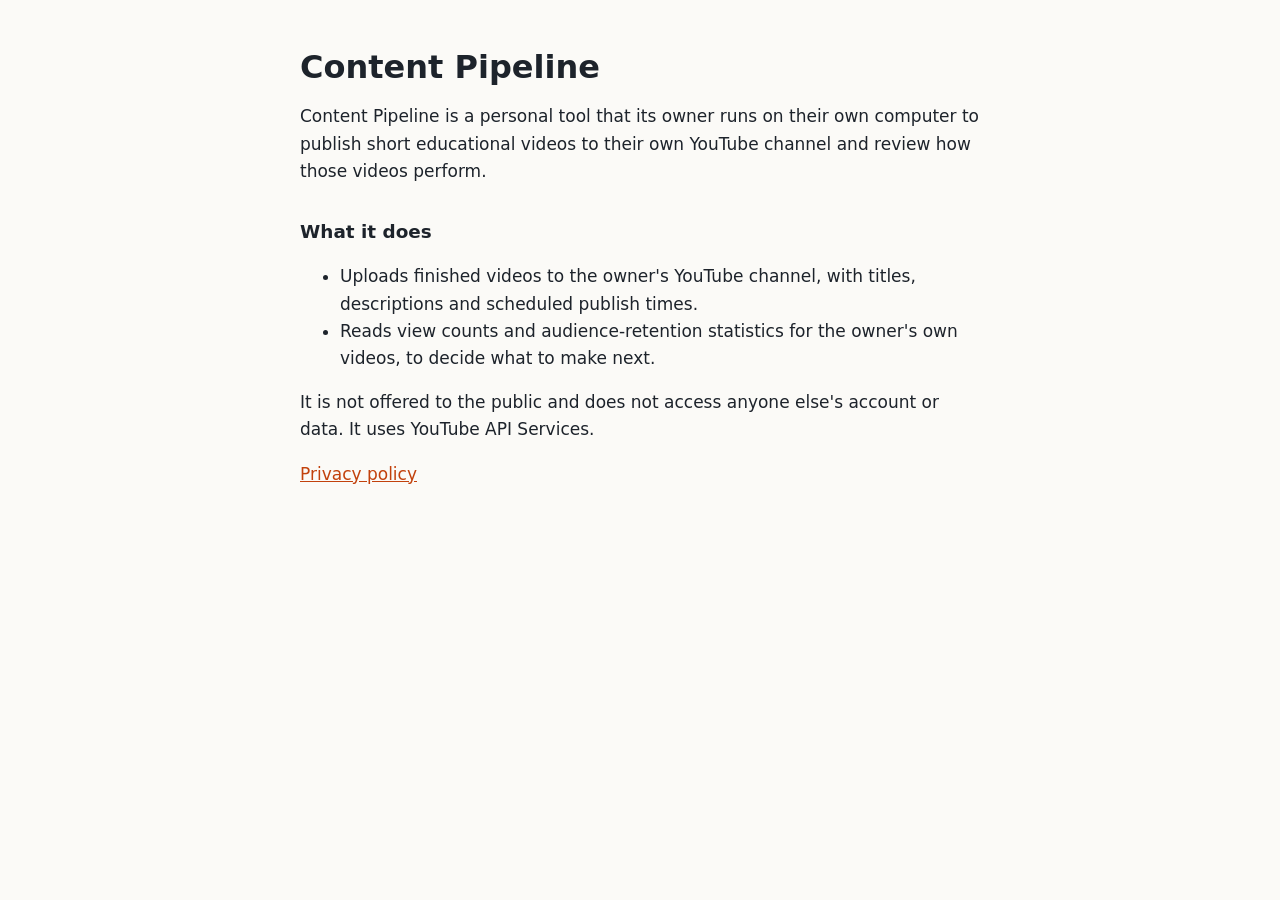
<file: index.html>
<!doctype html>
<html lang="en">
<head>
<meta charset="utf-8">
<meta name="viewport" content="width=device-width, initial-scale=1">
<title>Content Pipeline</title>
<link rel="stylesheet" href="style.css">
</head>
<body>
<main>
  <h1>Content Pipeline</h1>
  <p>Content Pipeline is a personal tool that its owner runs on their own computer to publish
  short educational videos to their own YouTube channel and review how those videos perform.</p>

  <h2>What it does</h2>
  <ul>
    <li>Uploads finished videos to the owner's YouTube channel, with titles, descriptions and scheduled publish times.</li>
    <li>Reads view counts and audience-retention statistics for the owner's own videos, to decide what to make next.</li>
  </ul>
  <p>It is not offered to the public and does not access anyone else's account or data.
  It uses YouTube API Services.</p>

  <p><a href="privacy.html">Privacy policy</a></p>
</main>
</body>
</html>
</file>
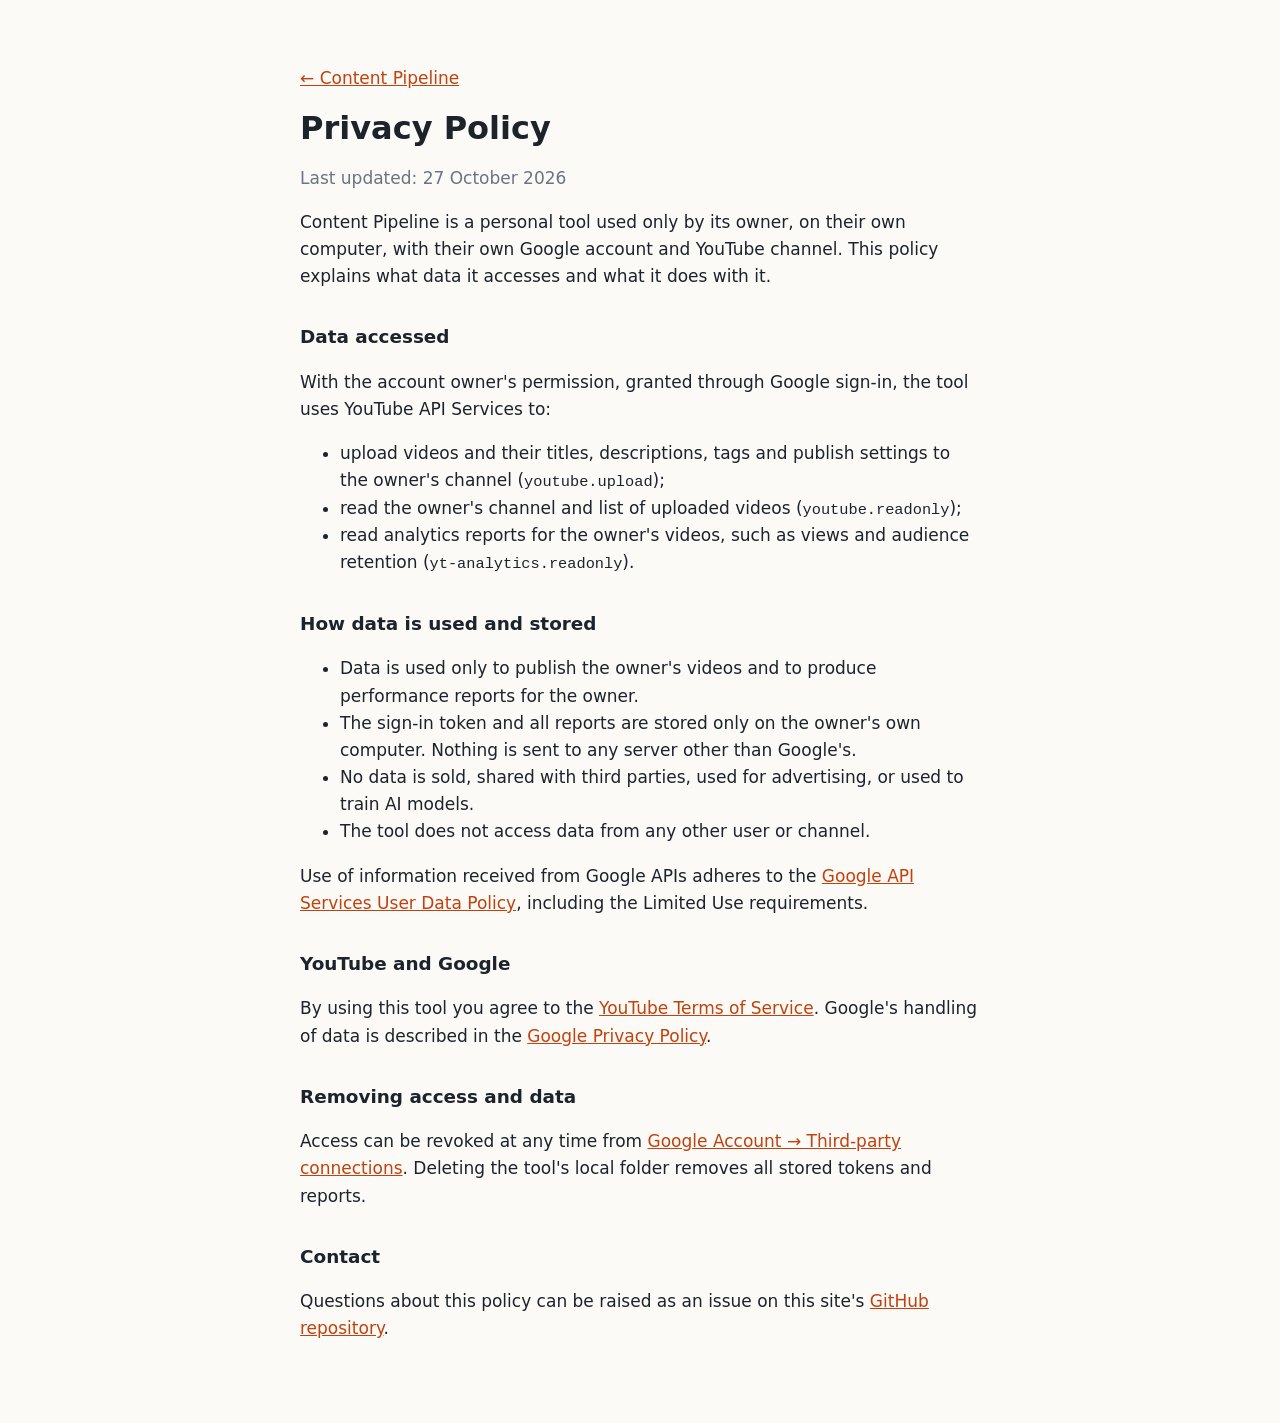
<file: privacy.html>
<!doctype html>
<html lang="en">
<head>
<meta charset="utf-8">
<meta name="viewport" content="width=device-width, initial-scale=1">
<title>Privacy Policy</title>
<link rel="stylesheet" href="style.css">
</head>
<body>
<main>
  <p><a href="./">← Content Pipeline</a></p>
  <h1>Privacy Policy</h1>
  <p class="muted">Last updated: 27 October 2026</p>

  <p>Content Pipeline is a personal tool used only by its owner, on their own computer, with their own
  Google account and YouTube channel. This policy explains what data it accesses and what it does with it.</p>

  <h2>Data accessed</h2>
  <p>With the account owner's permission, granted through Google sign-in, the tool uses YouTube API Services to:</p>
  <ul>
    <li>upload videos and their titles, descriptions, tags and publish settings to the owner's channel
      (<code>youtube.upload</code>);</li>
    <li>read the owner's channel and list of uploaded videos (<code>youtube.readonly</code>);</li>
    <li>read analytics reports for the owner's videos, such as views and audience retention
      (<code>yt-analytics.readonly</code>).</li>
  </ul>

  <h2>How data is used and stored</h2>
  <ul>
    <li>Data is used only to publish the owner's videos and to produce performance reports for the owner.</li>
    <li>The sign-in token and all reports are stored only on the owner's own computer.
      Nothing is sent to any server other than Google's.</li>
    <li>No data is sold, shared with third parties, used for advertising, or used to train AI models.</li>
    <li>The tool does not access data from any other user or channel.</li>
  </ul>
  <p>Use of information received from Google APIs adheres to the
  <a href="https://developers.google.com/terms/api-services-user-data-policy">Google API Services User Data Policy</a>,
  including the Limited Use requirements.</p>

  <h2>YouTube and Google</h2>
  <p>By using this tool you agree to the
  <a href="https://www.youtube.com/t/terms">YouTube Terms of Service</a>.
  Google's handling of data is described in the
  <a href="https://policies.google.com/privacy">Google Privacy Policy</a>.</p>

  <h2>Removing access and data</h2>
  <p>Access can be revoked at any time from
  <a href="https://myaccount.google.com/permissions">Google Account → Third-party connections</a>.
  Deleting the tool's local folder removes all stored tokens and reports.</p>

  <h2>Contact</h2>
  <p>Questions about this policy can be raised as an issue on this site's
  <a href="https://github.com/Cyaruxd/content-pipeline/issues">GitHub repository</a>.</p>
</main>
</body>
</html>
</file>
<file: style.css>
:root { --bg: #fbfaf7; --ink: #1d232b; --muted: #6b7480; --link: #c2410c; }
@media (prefers-color-scheme: dark) {
  :root { --bg: #0e1a2b; --ink: #f4efe6; --muted: #9aa6b6; --link: #ff8a65; }
}
body { margin: 0; background: var(--bg); color: var(--ink);
  font: 17px/1.6 system-ui, -apple-system, "Segoe UI", sans-serif; }
main { max-width: 680px; margin: 0 auto; padding: 48px 16px 64px; }
h1 { font-size: 2rem; line-height: 1.2; margin: 0 0 16px; }
h2 { font-size: 1.15rem; margin: 32px 0 8px; }
a { color: var(--link); }
.muted { color: var(--muted); }
code { font-size: 0.9em; }
</file>
